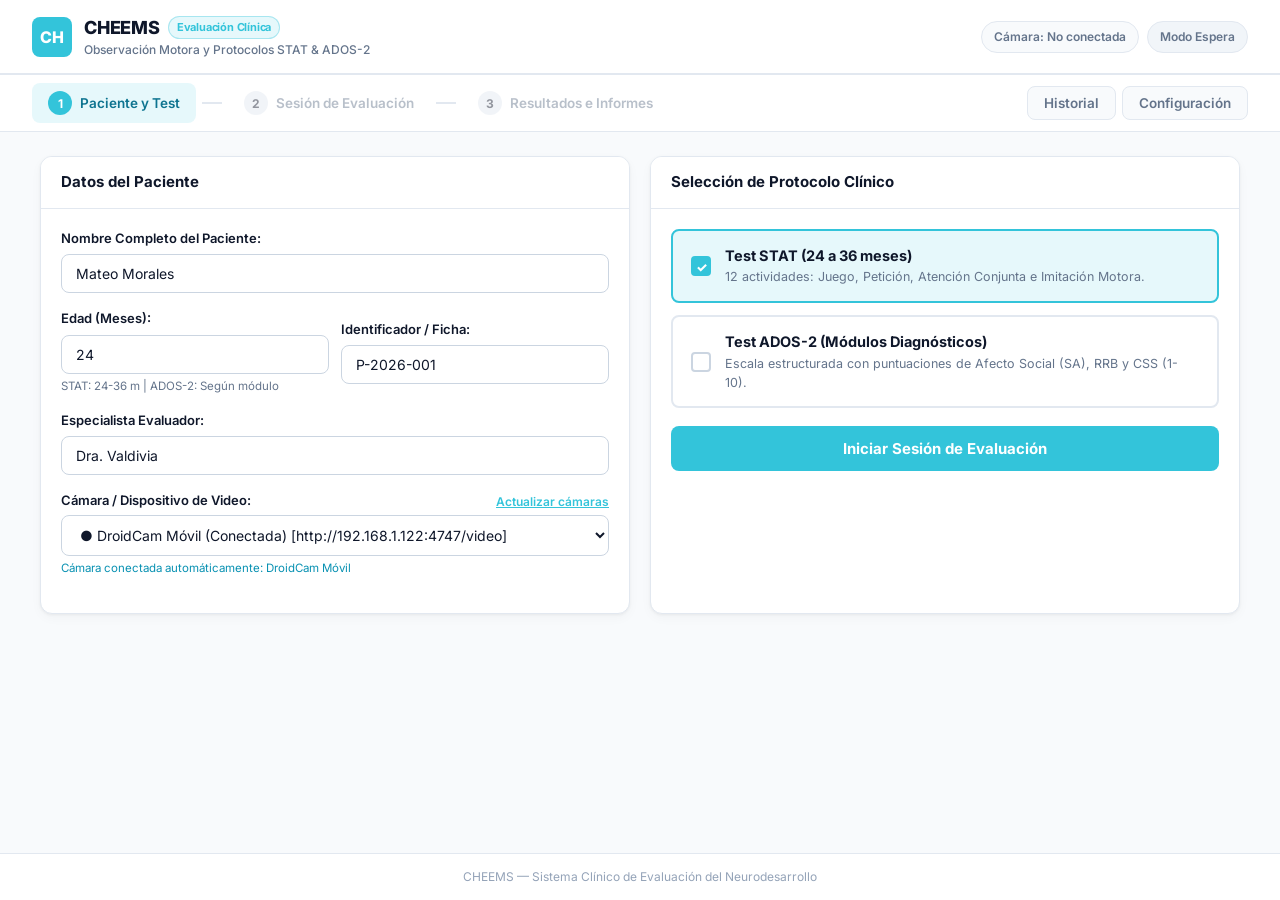
<file: cheems/frontend/index.html>
<!DOCTYPE html>
<html lang="es">
<head>
  <meta charset="UTF-8">
  <meta name="viewport" content="width=device-width, initial-scale=1.0">
  <title>CHEEMS — Sistema de Evaluación del Neurodesarrollo</title>
  <link rel="stylesheet" href="styles.css">
  <link rel="preconnect" href="https://fonts.googleapis.com">
  <link rel="preconnect" href="https://fonts.gstatic.com">
  <link href="https://fonts.googleapis.com/css2?family=Inter:wght@400;500;600;700;800&family=JetBrains+Mono:wght@500;700&display=swap" rel="stylesheet">
</head>
<body>

  <!-- Encabezado Limpio y Profesional -->
  <header class="app-header">
    <div class="brand">
      <div class="logo-box">CH</div>
      <div class="brand-text">
        <h1>CHEEMS <span>Evaluación Clínica</span></h1>
        <p class="subtitle">Observación Motora y Protocolos STAT & ADOS-2</p>
      </div>
    </div>
    
    <div class="header-badges">
      <span class="pill-badge pill-cam" id="cameraStatus">Cámara: No conectada</span>
      <span class="pill-badge pill-status" id="statusBadge">Modo Espera</span>
    </div>
  </header>

  <!-- Barra de Navegación: Pasos Clínicos (1, 2, 3) y Pestañas Directas (Historial, Configuración) -->
  <nav class="nav-bar">
    <div class="steps-group">
      <button class="nav-btn step-btn active" data-tab="tab-patient" id="btnTabPatient">
        <span class="step-num">1</span>
        <span class="btn-label">Paciente y Test</span>
      </button>
      <div class="step-line"></div>
      <button class="nav-btn step-btn disabled" data-tab="tab-live" id="btnTabLive">
        <span class="step-num">2</span>
        <span class="btn-label">Sesión de Evaluación</span>
      </button>
      <div class="step-line"></div>
      <button class="nav-btn step-btn disabled" data-tab="tab-results" id="btnTabResults">
        <span class="step-num">3</span>
        <span class="btn-label">Resultados e Informes</span>
      </button>
    </div>

    <div class="direct-tabs-group">
      <button class="nav-btn direct-btn" data-tab="tab-history" id="btnTabHistory">
        <span class="btn-label">Historial</span>
      </button>
      <button class="nav-btn direct-btn" data-tab="tab-settings" id="btnTabSettings">
        <span class="btn-label">Configuración</span>
      </button>
    </div>
  </nav>

  <main class="main-wrapper">

    <!-- ================= PASO 1: DATOS DEL PACIENTE & TEST ================= -->
    <section class="tab-content active" id="tab-patient">
      <div class="simple-grid">
        
        <!-- Tarjeta de Datos del Paciente -->
        <div class="clean-card">
          <div class="card-title-bar">
            <h3>Datos del Paciente</h3>
          </div>
          <div class="card-body">
            <form id="patientForm" onsubmit="event.preventDefault(); startNewSession();">
              <div class="input-box">
                <label for="patientName">Nombre Completo del Paciente:</label>
                <input type="text" id="patientName" class="clean-input" placeholder="Ej: Mateo Morales" value="Mateo Morales" required>
              </div>

              <div class="input-row">
                <div class="input-box half">
                  <label for="patientAge">Edad (Meses):</label>
                  <input type="number" id="patientAge" class="clean-input" min="12" max="180" value="24" required>
                  <span class="help-text">STAT: 24-36 m | ADOS-2: Según módulo</span>
                </div>
                <div class="input-box half">
                  <label for="patientId">Identificador / Ficha:</label>
                  <input type="text" id="patientId" class="clean-input" value="P-2026-001" placeholder="Ej: P-001" required>
                </div>
              </div>

              <div class="input-box">
                <label for="evaluatorName">Especialista Evaluador:</label>
                <input type="text" id="evaluatorName" class="clean-input" value="Dra. Valdivia" required>
              </div>

              <!-- Selector Inteligente de Cámara (Auto-conectado) -->
              <div class="input-box">
                <div style="display:flex; justify-content:space-between; align-items:center; margin-bottom:4px;">
                  <label for="cameraSelect" style="margin-bottom:0;">Cámara / Dispositivo de Video:</label>
                  <button type="button" class="btn-link" onclick="refreshAvailableCameras()">Actualizar cámaras</button>
                </div>
                <select id="cameraSelect" class="clean-select">
                  <option value="0">Detectando cámaras...</option>
                </select>
                <span class="help-text text-cyan" id="cameraAutoBadge">Buscando cámaras disponibles en la red...</span>
              </div>
            </form>
          </div>
        </div>

        <!-- Tarjeta de Selección de Protocolo -->
        <div class="clean-card">
          <div class="card-title-bar">
            <h3>Selección de Protocolo Clínico</h3>
          </div>
          <div class="card-body">
            <div class="test-cards">
              <!-- Opción STAT -->
              <div class="test-card-option selected" id="optStat" onclick="selectProtocol('stat')">
                <div class="check-box"></div>
                <div class="test-content">
                  <h4>Test STAT (24 a 36 meses)</h4>
                  <p>12 actividades: Juego, Petición, Atención Conjunta e Imitación Motora.</p>
                </div>
              </div>

              <!-- Opción ADOS-2 -->
              <div class="test-card-option" id="optAdos2" onclick="selectProtocol('ados2')">
                <div class="check-box"></div>
                <div class="test-content">
                  <h4>Test ADOS-2 (Módulos Diagnósticos)</h4>
                  <p>Escala estructurada con puntuaciones de Afecto Social (SA), RRB y CSS (1-10).</p>
                </div>
              </div>
            </div>

            <!-- Opciones específicas de ADOS-2 -->
            <div id="ados2Options" class="ados2-box" style="display:none;">
              <div class="input-box">
                <label for="adosModule">Módulo ADOS-2:</label>
                <select id="adosModule" class="clean-select" onchange="updateSubAlgorithms()">
                  <option value="Toddler">Módulo Toddler (12 a 30 meses)</option>
                  <option value="Módulo 1" selected>Módulo 1 (Pocas o ninguna palabra)</option>
                  <option value="Módulo 2">Módulo 2 (Usa frases con sentido)</option>
                  <option value="Módulo 3">Módulo 3 (Fluidez verbal infantil)</option>
                  <option value="Módulo 4">Módulo 4 (Adultos)</option>
                </select>
              </div>

              <div class="input-box">
                <label for="adosSubAlgo">Sub-algoritmo por Nivel de Lenguaje:</label>
                <select id="adosSubAlgo" class="clean-select">
                  <option value="m1_few_no_words">Pocas o Ninguna Palabra</option>
                  <option value="m1_some_words" selected>Algunas Palabras</option>
                </select>
              </div>
            </div>

            <!-- Botón de Inicio -->
            <div class="start-btn-container">
              <button class="primary-btn" id="btnStartSession" onclick="startNewSession()">
                Iniciar Sesión de Evaluación
              </button>
            </div>

          </div>
        </div>

      </div>
    </section>

    <!-- ================= PASO 2: SESIÓN EN VIVO ================= -->
    <section class="tab-content" id="tab-live">
      <div class="live-layout">
        
        <!-- Cuadro de Video -->
        <div class="clean-card camera-card">
          <div class="camera-top-bar">
            <span class="live-pill" id="liveCameraState">
              <span class="status-indicator" id="statusDot"></span>
              <span id="liveStateText">Conectando a la cámara...</span>
            </span>
            <span class="activity-pill" id="activeItemBadge">[P-1] Juego con Objetos</span>
            <span class="timer-pill" id="sessionTimer">00:00</span>
          </div>

          <div class="camera-screen">
            <canvas id="videoCanvas" width="640" height="480"></canvas>
            <div class="camera-placeholder-msg" id="videoOverlay">
              <p id="overlayMainText">Esperando señal de video...</p>
              <small id="overlaySubText">Verifique la IP configurada o conecte la cámara</small>
            </div>
          </div>

            <!-- Controles de Grabación -->
            <div id="recordingControls" style="display:flex; gap:8px; margin-top:10px; align-items:center;">
              <span id="recStatusLabel" style="font-size:11px; color:var(--color-text-dim);">⏺ Grabando</span>
              <button class="rec-ctrl-btn" id="btnPauseRec" onclick="pauseRecording()" title="Pausar grabación">⏸</button>
              <button class="rec-ctrl-btn" id="btnResumeRec" onclick="resumeRecording()" title="Reanudar grabación" style="display:none;">⏺</button>
              <button class="rec-ctrl-btn" id="btnCutRec" onclick="cutRecording()" title="Cortar segmento">✂</button>
            </div>

            <!-- Botones de Acción para el Especialista -->
          <div class="actions-grid" style="grid-template-columns: 2fr 1fr;">
            <button class="action-btn btn-next" id="btnNext" onclick="requestItemReview()" style="height: 60px;">
              <span class="btn-title" id="btnNextTitle">Finalizar Actividad (1/12)</span>
              <span class="btn-key">F9 o Enter</span>
            </button>

            <button class="action-btn btn-cancel" id="btnCancel" onclick="cancelSession()">
              <span class="btn-title">Cancelar Sesión</span>
              <span class="btn-key">Esc</span>
            </button>
          </div>
        </div>

        <!-- Instrucciones y Métricas -->
        <div class="clean-card activity-guide-card">
          <div class="card-title-bar">
            <h3>Guía de la Actividad</h3>
          </div>
          <div class="card-body">
            <div class="guide-box">
              <span class="domain-tag" id="itemDomain">Juego</span>
              <h4 class="guide-title" id="itemName">P-1: Juego con Objetos</h4>
              <p class="guide-instruction" id="itemDesc">
                Observar interacción espontánea y respuesta al modelo lúdico presentado por el evaluador.
              </p>
            </div>

            <!-- Métricas Asistidas MediaPipe -->
            <div class="ai-observations">
              <h4>Métricas de Seguimiento MediaPipe:</h4>
              <div class="obs-item">
                <span>Contacto Visual Estimado:</span>
                <span class="obs-val" id="mGaze">--</span>
              </div>
              <div class="obs-bar"><div class="obs-fill" id="mGazeBar" style="width:0%;"></div></div>

              <div class="obs-item">
                <span>Gesto de Señalamiento:</span>
                <span class="obs-val text-cyan" id="mPointing">Buscando...</span>
              </div>
              <div class="obs-item">
                <span>Movimientos Atípicos:</span>
                <span class="obs-val" id="mAtypical">Ninguno</span>
              </div>
            </div>

            <!-- Sugerencia Autónoma de IA (ESTIMADA) -->
            <div class="ai-suggestion-box" id="aiSuggestionBox" style="margin-top:16px; padding:12px; background:var(--color-surface-hover); border-left:4px solid var(--color-cyan); border-radius:4px;">
              <h4 style="margin-bottom:8px; font-size:13px; color:var(--color-text-dim);">Sugerencia Estimada IA:</h4>
              <div style="display:flex; align-items:center; gap:12px; margin-bottom:8px;">
                <span class="pill-badge" id="aiVerdictTag" style="font-size:14px; opacity:0.75;">Capturando datos...</span>
                <span id="aiConfidenceText" style="font-size:12px; color:var(--color-text-dim);"></span>
              </div>
              <p class="ai-reasoning" id="aiReasoningText" style="font-size:13px; font-weight:400; opacity:0.8;">Esperando al menos 30 frames...</p>
            </div>

            <div class="notes-box" style="margin-top:16px;">
              <label for="itemNotes">Anotaciones del Especialista (Opcional):</label>
              <textarea id="itemNotes" class="clean-textarea" rows="2" placeholder="Observaciones in-situ para el informe..."></textarea>
            </div>
          </div>
        </div>

      </div>
    </section>

    <!-- ======= MODAL: Revisión Final del Ítem ======= -->
    <div id="modalItemReview" class="modal-overlay" style="display:none;">
      <div class="modal-box" style="max-width:640px;">
        <h3 class="modal-title" id="reviewModalTitle">Revisión de Actividad</h3>
        <div id="reviewAiVerdict" style="margin:16px 0; padding:14px; border-radius:6px; background:var(--color-surface-hover);">
          <div style="display:flex; align-items:center; gap:14px; margin-bottom:10px;">
            <span class="pill-badge" id="reviewVerdictTag" style="font-size:16px;">Calculando...</span>
            <span id="reviewConfidence" style="font-size:13px; color:var(--color-text-dim);"></span>
          </div>
          <p id="reviewReasoning" style="font-size:14px; margin-bottom:12px;"></p>
          <div id="reviewMetrics" style="font-size:12px; color:var(--color-text-dim); display:grid; grid-template-columns:1fr 1fr; gap:6px;"></div>
        </div>
        <div style="display:flex; gap:14px; margin:18px 0;">
          <button class="action-btn btn-fail" id="reviewBtnFail" onclick="confirmReview(false)" style="flex:1;">FAIL / No Logrado</button>
          <button class="action-btn btn-pass" id="reviewBtnPass" onclick="confirmReview(true)" style="flex:1;">PASS / Logrado</button>
        </div>
        <div class="notes-box">
          <label for="reviewNotes">Anotación del Especialista:</label>
          <textarea id="reviewNotes" class="clean-textarea" rows="3" placeholder="Observaciones finales, justificación del veredicto o discrepancias con la IA..."></textarea>
        </div>
        <div style="display:flex; justify-content:space-between; margin-top:14px;">
          <button class="action-btn btn-cancel" onclick="cancelReview()" style="max-width:180px; height:45px; font-size:13px;">Retomar Grabación</button>
          <button class="btn-primary-action" id="reviewBtnConfirm" onclick="submitReview()" disabled>Guardar y Avanzar →</button>
        </div>
      </div>
    </div>

    <!-- ======= MODAL: Reproductor Pre-Informe ======= -->
    <div id="modalReplay" class="modal-overlay" style="display:none;">
      <div class="modal-box" style="max-width:900px;">
        <h3 class="modal-title">Revisión de Sesión Completa</h3>
        <p style="font-size:13px; color:var(--color-text-dim); margin-bottom:16px;">Revise la grabación antes de generar el informe final. Puede ajustar anotaciones en la tabla inferior.</p>
        <video id="sessionReplayVideo" controls style="width:100%; border-radius:6px; background:#000; max-height:360px;">
          <source id="replaySource" src="" type="video/mp4">
          Su navegador no soporta el reproductor de video.
        </video>
        <div style="margin-top:20px; display:flex; gap:12px; justify-content:flex-end;">
          <button class="action-btn btn-cancel" onclick="document.getElementById('modalReplay').style.display='none';">Cerrar</button>
          <button class="btn-primary-action" onclick="generateReport('pdf')">Confirmar y Generar Informe PDF</button>
        </div>
      </div>
    </div>

    <!-- ================= PASO 3: RESULTADOS E INFORMES ================= -->
    <section class="tab-content" id="tab-results">
      <div class="results-layout">
        
        <!-- Tarjeta de Resultado Global -->
        <div class="clean-card result-header-card" id="riskBanner">
          <div class="result-text-area">
            <span class="result-tag" id="riskBadge">EVALUACIÓN FINALIZADA</span>
            <h2 id="riskTitle">Resultado: Riesgo Bajo de TEA</h2>
            <p id="riskExplanation">El paciente superó los puntos de corte en los dominios evaluados.</p>
          </div>
          
          <div class="css-box" id="cssScoreBox" style="display:none;">
            <div class="css-num" id="cssNumber">2</div>
            <div class="css-text">Severidad Calibrada (CSS 1-10)</div>
          </div>
        </div>

        <div class="simple-grid">
          <!-- Desglose por Dominios -->
          <div class="clean-card">
            <div class="card-title-bar">
              <h3>Desglose por Dominios Clínicos (Reporte Validado)</h3>
            </div>
            <div class="card-body" id="domainsBreakdown">
              <!-- Renderizado dinámico -->
            </div>
          </div>

          <!-- Opciones de Descarga y Exportación -->
          <div class="clean-card">
            <div class="card-title-bar">
              <h3>Exportación de Informes</h3>
            </div>
            <div class="card-body">
              <p class="export-intro">Seleccione el formato para guardar o imprimir el informe clínico:</p>
              
              <div class="anon-check">
                <input type="checkbox" id="chkAnonymize" checked>
                <label for="chkAnonymize">Anonimizar datos personales en el informe (Investigación / PII)</label>
              </div>

              <div class="download-buttons">
                <button class="btn-export btn-export-pdf" onclick="exportReport('pdf')">
                  Descargar Informe en PDF Oficial
                </button>
                <button class="btn-export btn-export-html" onclick="exportReport('html')">
                  Abrir Informe HTML para Impresión
                </button>
                <button class="btn-export btn-export-json" onclick="exportReport('json')">
                  Exportar Resumen Estructurado (JSON)
                </button>
              </div>
            </div>
          </div>
        </div>

        <!-- Tabla de Actividades y Concordancia (Doble Reporte) -->
        <div class="clean-card">
          <div class="card-title-bar">
            <h3>Doble Reporte: Concordancia Clínica vs IA</h3>
          </div>
          <div class="card-body">
            <table class="clean-table" id="itemsTable">
              <thead>
                <tr>
                  <th>Código</th>
                  <th>Actividad</th>
                  <th>Dominio</th>
                  <th>Validado (Clínico)</th>
                  <th>IA (Algorítmico)</th>
                  <th>Notas Clínicas</th>
                </tr>
              </thead>
              <tbody id="itemsTableBody">
                <!-- Renderizado dinámico -->
              </tbody>
            </table>
          </div>
        </div>

      </div>
    </section>

    <!-- ================= PESTAÑA: HISTORIAL ================= -->
    <section class="tab-content" id="tab-history">
      <div class="clean-card">
        <div class="card-title-bar">
          <h3>Historial de Sesiones Registradas</h3>
        </div>
        <div class="card-body">
          <table class="clean-table" id="historyTable">
            <thead>
              <tr>
                <th>ID Sesión</th>
                <th>Fecha UTC</th>
                <th>Tipo de Test</th>
                <th>Origen</th>
                <th>Estado</th>
              </tr>
            </thead>
            <tbody id="historyTableBody">
              <tr><td colspan="5" style="text-align:center;">Cargando sesiones registradas...</td></tr>
            </tbody>
          </table>
        </div>
      </div>
    </section>

    <!-- ================= PESTAÑA: CONFIGURACIÓN ================= -->
    <section class="tab-content" id="tab-settings">
      
      <!-- Gestión de Cámaras IP / Red -->
      <div class="clean-card">
        <div class="card-title-bar" style="display:flex; justify-content:space-between; align-items:center;">
          <h3>Cámaras y Flujos de Red Configurados</h3>
          <button type="button" class="btn-secondary" onclick="scanAllCamerasUI()">
            Escanear Cámaras en Red
          </button>
        </div>
        <div class="card-body">
          <p class="help-text" style="margin-bottom:14px;">
            El sistema probará automáticamente estas cámaras y se conectará con la primera que responda.
          </p>

          <table class="clean-table" id="camerasListTable" style="margin-bottom:16px;">
            <thead>
              <tr>
                <th>Nombre del Dispositivo</th>
                <th>IP / URL de Video</th>
                <th>Estado de Conexión</th>
                <th>Acción</th>
              </tr>
            </thead>
            <tbody id="camerasListBody">
              <!-- Llenado dinámico -->
            </tbody>
          </table>

          <!-- Formulario Agregar Nueva Cámara -->
          <div class="add-cam-box">
            <h4 style="font-size:14px; margin-bottom:10px;">Agregar Nueva Cámara o IP:</h4>
            <div class="input-row">
              <input type="text" id="newCamName" class="clean-input" placeholder="Nombre ej: DroidCam Sala 1" style="flex:1;">
              <input type="text" id="newCamUrl" class="clean-input" placeholder="URL ej: http://192.168.1.122:4747/video" style="flex:2;">
              <button type="button" class="primary-btn" onclick="addNewCameraUI()" style="flex:1; width:auto;">
                Agregar Cámara
              </button>
            </div>
          </div>
        </div>
      </div>

      <!-- Carpetas de Almacenamiento -->
      <div class="clean-card">
        <div class="card-title-bar">
          <h3>Carpetas de Almacenamiento</h3>
        </div>
        <div class="card-body">
          <form id="settingsForm" onsubmit="event.preventDefault(); saveSystemSettings();">
            
            <div class="input-box">
              <label for="cfgRecordingsDir">Carpeta para Grabaciones de Video:</label>
              <div class="input-row">
                <input type="text" id="cfgRecordingsDir" class="clean-input" value="data/recordings" style="flex:3;">
                <button type="button" class="btn-secondary" onclick="browseFolder('cfgRecordingsDir')" style="flex:1;">
                  Examinar...
                </button>
              </div>
            </div>

            <div class="input-box">
              <label for="cfgProvisionalDir">Carpeta para Informes Preliminares / Propuestos:</label>
              <div class="input-row">
                <input type="text" id="cfgProvisionalDir" class="clean-input" value="data/reports/provisional" style="flex:3;">
                <button type="button" class="btn-secondary" onclick="browseFolder('cfgProvisionalDir')" style="flex:1;">
                  Examinar...
                </button>
              </div>
            </div>

            <div class="input-box">
              <label for="cfgFinalDir">Carpeta para Informes Finales Validados:</label>
              <div class="input-row">
                <input type="text" id="cfgFinalDir" class="clean-input" value="data/reports/final" style="flex:3;">
                <button type="button" class="btn-secondary" onclick="browseFolder('cfgFinalDir')" style="flex:1;">
                  Examinar...
                </button>
              </div>
            </div>

            <div class="settings-actions">
              <button type="submit" class="primary-btn" style="max-width:240px;">
                Guardar Rutas
              </button>
            </div>
          </form>
        </div>
      </div>
    </section>

  </main>

  <footer class="app-footer">
    <p>CHEEMS — Sistema Clínico de Evaluación del Neurodesarrollo</p>
  </footer>

  <script src="app.js"></script>
</body>
</html>
</file>
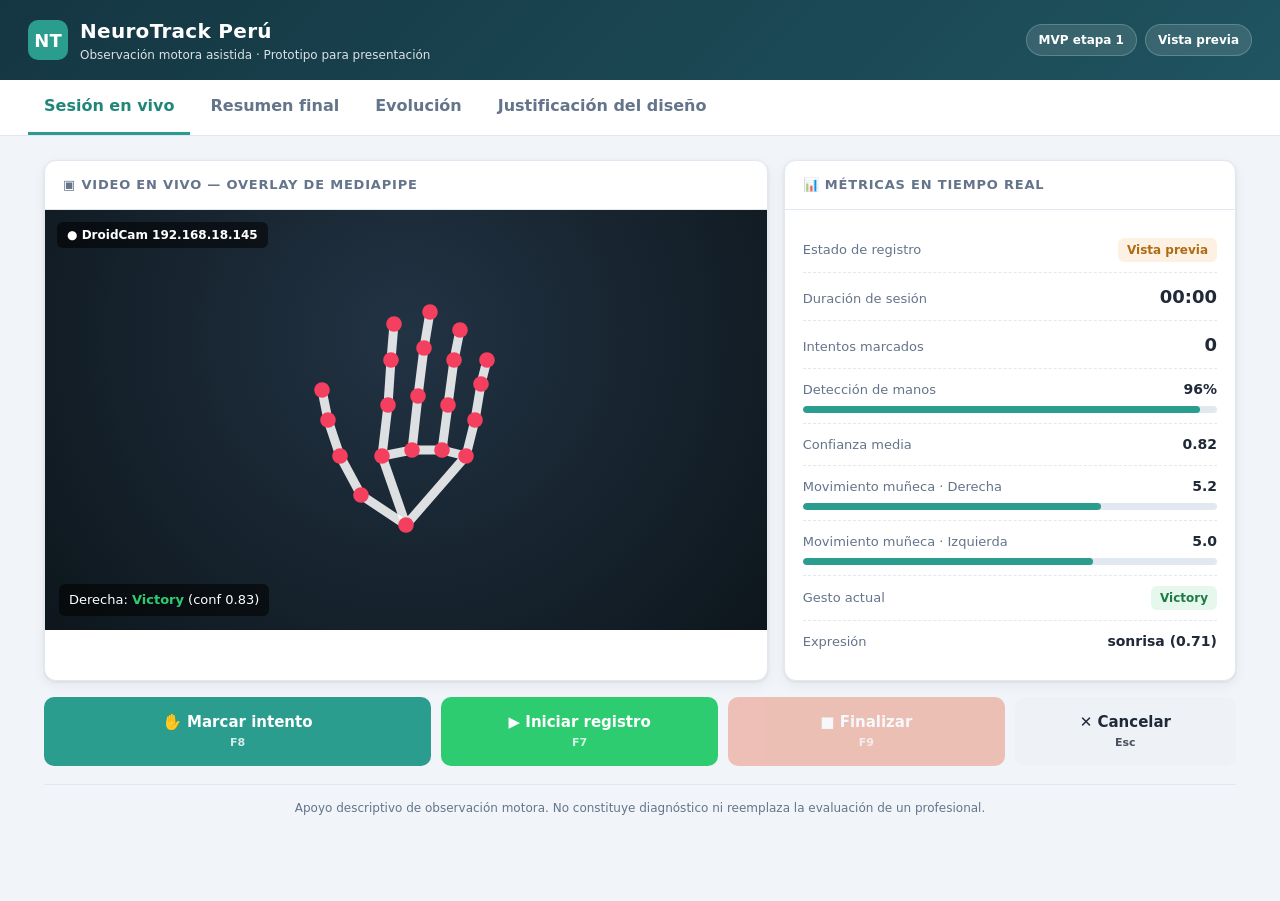
<file: ui_mockup.html>
<!DOCTYPE html>
<html lang="es">
<head>
<meta charset="UTF-8">
<meta name="viewport" content="width=device-width, initial-scale=1.0">
<title>NeuroTrack Perú — Prototipo de interfaz para terapeutas</title>
<style>
  :root {
    --teal: #2a9d8f;
    --teal-dark: #21867a;
    --ink: #1f2937;
    --muted: #64748b;
    --bg: #f1f5f9;
    --card: #ffffff;
    --line: #e2e8f0;
    --danger: #e76f51;
    --warn: #f4a261;
    --green: #2ecc71;
    --radius: 12px;
    --shadow: 0 1px 3px rgba(15,23,42,.08), 0 4px 14px rgba(15,23,42,.06);
  }
  * { box-sizing: border-box; margin: 0; padding: 0; }
  body {
    font-family: system-ui, -apple-system, "Segoe UI", Roboto, sans-serif;
    background: var(--bg); color: var(--ink); line-height: 1.5;
  }
  header.app {
    background: linear-gradient(135deg, #143642, #1f5460);
    color: #fff; padding: 16px 28px;
    display: flex; align-items: center; justify-content: space-between;
    gap: 16px; flex-wrap: wrap;
  }
  header.app .brand { display: flex; align-items: center; gap: 12px; }
  header.app .logo {
    width: 40px; height: 40px; border-radius: 10px;
    background: var(--teal); display: grid; place-items: center; font-weight: 800; font-size: 18px;
  }
  header.app h1 { font-size: 20px; font-weight: 700; letter-spacing: .3px; }
  header.app .sub { font-size: 12px; opacity: .85; }
  header.app .chips { display: flex; gap: 8px; }
  .chip {
    padding: 6px 12px; border-radius: 999px; font-size: 12px; font-weight: 600;
    background: rgba(255,255,255,.12); border: 1px solid rgba(255,255,255,.2);
  }
  .chip.live { background: var(--danger); border-color: var(--danger); }
  nav.tabs {
    background: var(--card); border-bottom: 1px solid var(--line);
    display: flex; gap: 4px; padding: 0 28px; position: sticky; top: 0; z-index: 10;
  }
  nav.tabs button {
    border: none; background: none; cursor: pointer; font: inherit; font-weight: 600;
    color: var(--muted); padding: 14px 16px; border-bottom: 3px solid transparent;
  }
  nav.tabs button.active { color: var(--teal-dark); border-bottom-color: var(--teal); }
  main { max-width: 1240px; margin: 24px auto; padding: 0 24px 60px; }
  .view { display: none; }
  .view.active { display: block; animation: fade .25s ease; }
  @keyframes fade { from { opacity: 0; transform: translateY(4px); } to { opacity: 1; transform: none; } }

  .grid { display: grid; gap: 16px; }
  .grid.main { grid-template-columns: 1.6fr 1fr; }
  .grid.two { grid-template-columns: 1fr 1fr; }
  .grid.three { grid-template-columns: repeat(3, 1fr); }
  @media (max-width: 900px) { .grid.main, .grid.two, .grid.three { grid-template-columns: 1fr; } }

  .card { background: var(--card); border: 1px solid var(--line); border-radius: var(--radius); box-shadow: var(--shadow); overflow: hidden; }
  .card h3 {
    font-size: 13px; text-transform: uppercase; letter-spacing: .8px; color: var(--muted);
    padding: 14px 18px; border-bottom: 1px solid var(--line); display: flex; align-items: center; gap: 8px;
  }
  .card .body { padding: 18px; }

  /* Video simulado */
  .video {
    background: radial-gradient(circle at 50% 30%, #234, #0d161c);
    min-height: 420px; display: grid; place-items: center; position: relative; color: #fff;
  }
  .video .badge {
    position: absolute; top: 12px; left: 12px; display: flex; gap: 8px;
  }
  .video .badge span { padding: 4px 10px; border-radius: 6px; font-size: 12px; font-weight: 600; background: rgba(0,0,0,.55); }
  .video .badge span.rec { background: var(--danger); animation: blink 1.1s infinite; }
  @keyframes blink { 50% { opacity: .45; } }
  .video .hand-label { position: absolute; bottom: 14px; left: 14px; font-size: 13px; background: rgba(0,0,0,.55); padding: 6px 10px; border-radius: 6px; }
  .hand-label b { color: var(--green); }
  svg.hand { width: 300px; height: 300px; }
  svg.hand .joint { fill: #f43f5e; }
  svg.hand .bone { stroke: rgba(255,255,255,.85); stroke-width: 3; stroke-linecap: round; }

  /* Métricas en vivo */
  .metric { padding: 10px 0; border-bottom: 1px dashed var(--line); }
  .metric:last-child { border-bottom: none; }
  .metric .row { display: flex; justify-content: space-between; align-items: baseline; }
  .metric .label { font-size: 13px; color: var(--muted); }
  .metric .value { font-size: 18px; font-weight: 700; }
  .metric .value.small { font-size: 14px; }
  .bar { height: 7px; border-radius: 4px; background: var(--line); margin-top: 6px; overflow: hidden; }
  .bar > div { height: 100%; background: var(--teal); border-radius: 4px; transition: width .5s ease; }
  .bar.warn > div { background: var(--warn); }
  .tag { display: inline-block; padding: 3px 9px; border-radius: 6px; font-size: 12px; font-weight: 600; }
  .tag.green { background: #e6f7ee; color: #1e7b45; }
  .tag.red { background: #fdece8; color: var(--danger); }
  .tag.teal { background: #e0f2f0; color: var(--teal-dark); }
  .tag.amber { background: #fdf1e3; color: #b06a12; }

  /* Alertas */
  .alert { display: flex; gap: 10px; align-items: flex-start; padding: 10px 14px; border-radius: 8px; font-size: 13px; margin-top: 12px; }
  .alert.info { background: #e0f2f0; color: #14635a; }
  .alert.warn { background: #fdf1e3; color: #8a5207; }
  .alert.error { background: #fdece8; color: #9c3d26; }
  .alert b { text-transform: uppercase; font-size: 11px; letter-spacing: .5px; }

  /* Botones */
  .actions { display: grid; grid-template-columns: 1.4fr 1fr 1fr .8fr; gap: 10px; margin-top: 16px; }
  button.btn {
    border: none; cursor: pointer; font: inherit; font-weight: 700; font-size: 15px;
    padding: 14px 16px; border-radius: 10px; transition: transform .05s ease, filter .15s ease;
    display: flex; flex-direction: column; align-items: center; gap: 2px;
  }
  button.btn:hover { filter: brightness(1.06); }
  button.btn:active { transform: scale(.98); }
  button.btn .key { font-size: 11px; font-weight: 600; opacity: .8; }
  .btn.primary { background: var(--teal); color: #fff; }
  .btn.start { background: var(--green); color: #fff; }
  .btn.finish { background: var(--danger); color: #fff; }
  .btn.ghost { background: #eef2f7; color: var(--ink); }
  .btn.export { background: #0b3d63; color: #fff; }
  @media (max-width: 700px) { .actions { grid-template-columns: 1fr 1fr; } }

  .disclaimer {
    margin-top: 18px; font-size: 12px; color: var(--muted); text-align: center;
    border-top: 1px solid var(--line); padding-top: 14px;
  }

  /* Resumen */
  .kpi { text-align: center; padding: 16px; }
  .kpi .n { font-size: 28px; font-weight: 800; }
  .kpi .l { font-size: 12px; color: var(--muted); text-transform: uppercase; letter-spacing: .6px; }
  svg.chart { width: 100%; height: auto; display: block; }
  .legend { font-size: 12px; color: var(--muted); display: flex; gap: 14px; flex-wrap: wrap; padding: 10px 18px; }
  .legend i { display: inline-block; width: 10px; height: 10px; border-radius: 3px; margin-right: 5px; }

  /* Diseño / justificación */
  .doc h2 { font-size: 20px; margin: 26px 0 6px; }
  .doc h2:first-child { margin-top: 0; }
  .doc p.lead { color: var(--muted); margin-bottom: 14px; }
  .doc table { width: 100%; border-collapse: collapse; font-size: 13.5px; margin: 10px 0 20px; }
  .doc th { text-align: left; background: #0f2c38; color: #fff; padding: 8px 10px; font-weight: 600; font-size: 12px; text-transform: uppercase; letter-spacing: .4px; }
  .doc td { padding: 8px 10px; border-bottom: 1px solid var(--line); vertical-align: top; }
  .doc tr:nth-child(even) td { background: #f8fafc; }
  .doc ul { padding-left: 20px; margin: 6px 0 12px; }
  .doc li { margin: 4px 0; }
  .badge-lvl { display: inline-block; padding: 2px 8px; border-radius: 999px; font-size: 11px; font-weight: 700; white-space: nowrap; }
  .l-muy { background: #d1f5e2; color: #14532d; }
  .l-rob { background: #cfe8fb; color: #1e40af; }
  .l-exp { background: #fdf1e3; color: #92400e; }
  .l-no { background: #fdece8; color: #991b1b; }
  .note { background: #eef2ff; border-left: 3px solid #6366f1; padding: 10px 14px; border-radius: 0 8px 8px 0; font-size: 13px; margin: 12px 0; }
  .warn-note { background: #fdf1e3; border-left: 3px solid var(--warn); padding: 10px 14px; border-radius: 0 8px 8px 0; font-size: 13px; margin: 12px 0; }
  footer.doc { margin-top: 30px; text-align: center; color: var(--muted); font-size: 12px; }
</style>
</head>
<body>

<header class="app">
  <div class="brand">
    <div class="logo">NT</div>
    <div>
      <h1>NeuroTrack Perú</h1>
      <div class="sub">Observación motora asistida · Prototipo para presentación</div>
    </div>
  </div>
  <div class="chips">
    <span class="chip">MVP etapa 1</span>
    <span class="chip" id="headStatus">Vista previa</span>
  </div>
</header>

<nav class="tabs">
  <button class="active" data-view="live">Sesión en vivo</button>
  <button data-view="resumen">Resumen final</button>
  <button data-view="evolucion">Evolución</button>
  <button data-view="diseño">Justificación del diseño</button>
</nav>

<main>

<!-- ================= VISTA EN VIVO ================= -->
<section class="view active" id="view-live">
  <div class="grid main">
    <div class="card">
      <h3>▣ Video en vivo — overlay de MediaPipe</h3>
      <div class="video">
        <div class="badge">
          <span class="rec" id="recDot" style="display:none">● REC</span>
          <span id="camLabel">● DroidCam 192.168.18.145</span>
        </div>
        <svg class="hand" viewBox="0 0 100 100">
          <g id="handBones"></g>
          <g id="handJoints"></g>
        </svg>
        <div class="hand-label" id="handLabel">Derecha: <b>Victory</b> (conf 0.83)</div>
      </div>
      <div id="alertsBox"></div>
    </div>

    <div class="card">
      <h3>📊 Métricas en tiempo real</h3>
      <div class="body">
        <div class="metric">
          <div class="row"><span class="label">Estado de registro</span><span class="tag amber" id="regTag">Vista previa</span></div>
        </div>
        <div class="metric">
          <div class="row"><span class="label">Duración de sesión</span><span class="value" id="timer">00:00</span></div>
        </div>
        <div class="metric">
          <div class="row"><span class="label">Intentos marcados</span><span class="value" id="attempts">0</span></div>
        </div>
        <div class="metric">
          <div class="row"><span class="label">Detección de manos</span><span class="value small" id="detectVal">96%</span></div>
          <div class="bar" id="detectBar"><div style="width:96%"></div></div>
        </div>
        <div class="metric">
          <div class="row"><span class="label">Confianza media</span><span class="value small" id="confVal">0.82</span></div>
        </div>
        <div class="metric">
          <div class="row"><span class="label">Movimiento muñeca · Derecha</span><span class="value small" id="mvRight">5.2</span></div>
          <div class="bar"><div style="width:72%"></div></div>
        </div>
        <div class="metric">
          <div class="row"><span class="label">Movimiento muñeca · Izquierda</span><span class="value small" id="mvLeft">5.0</span></div>
          <div class="bar"><div style="width:70%"></div></div>
        </div>
        <div class="metric">
          <div class="row"><span class="label">Gesto actual</span><span class="tag green" id="gestTag">Victory</span></div>
        </div>
        <div class="metric">
          <div class="row"><span class="label">Expresión</span><span class="value small">sonrisa (0.71)</span></div>
        </div>
      </div>
    </div>
  </div>

  <div class="actions">
    <button class="btn primary" id="btnAttempt">✋ Marcar intento<span class="key">F8</span></button>
    <button class="btn start" id="btnStart">▶ Iniciar registro<span class="key">F7</span></button>
    <button class="btn finish" id="btnFinish" disabled style="opacity:.4">■ Finalizar<span class="key">F9</span></button>
    <button class="btn ghost" id="btnCancel">✕ Cancelar<span class="key">Esc</span></button>
  </div>
  <div class="disclaimer">Apoyo descriptivo de observación motora. No constituye diagnóstico ni reemplaza la evaluación de un profesional.</div>
</section>

<!-- ================= RESUMEN ================= -->
<section class="view" id="view-resumen">
  <div class="card" style="margin-bottom:16px">
    <h3>✔ Sesión finalizada — resumen descriptivo</h3>
    <div class="body">
      <div class="grid three">
        <div class="kpi"><div class="n" id="rDur">00:38</div><div class="l">Duración</div></div>
        <div class="kpi"><div class="n">2,156</div><div class="l">Frames procesados</div></div>
        <div class="kpi"><div class="n" style="color:var(--teal-dark)">71.5%</div><div class="l">Detección de manos</div></div>
      </div>
      <div class="grid three">
        <div class="kpi"><div class="n" id="rAttempts">6</div><div class="l">Intentos marcados</div></div>
        <div class="kpi"><div class="n">1.00</div><div class="l">Índice de simetría*</div></div>
        <div class="kpi"><div class="n">0.82</div><div class="l">Confianza media</div></div>
      </div>
      <p style="font-size:12px;color:var(--muted);margin-top:10px">* Relación movimiento muñeca lado menor / mayor. Indicador descriptivo de actividad bilateral, no clínico.</p>
    </div>
  </div>

  <div class="grid two">
    <div class="card">
      <h3>📈 Frecuencia de gestos detectados</h3>
      <svg class="chart" viewBox="0 0 400 210" preserveAspectRatio="xMidYMid meet">
        <g font-size="10" fill="#64748b">
          <text x="70" y="200">Closed_Fist</text>
          <text x="145" y="200">Open_Palm</text>
          <text x="222" y="200">Victory</text>
          <text x="299" y="200">Point_Up</text>
          <text x="376" y="200">Thumb_Up</text>
        </g>
        <rect x="52"  y="90"  width="38" height="96"  fill="#2a9d8f"/>
        <rect x="127" y="45" width="38" height="141" fill="#2a9d8f"/>
        <rect x="202" y="70" width="38" height="116" fill="#264653"/>
        <rect x="277" y="185" width="38" height="5"   fill="#f4a261"/>
        <rect x="352" y="185" width="38" height="5"   fill="#f4a261"/>
        <g font-size="11" font-weight="bold" fill="#1f2937">
          <text x="60" y="82">259</text><text x="135" y="37">390</text><text x="210" y="62">179</text>
        </g>
        <line x1="10" y1="186" x2="390" y2="186" stroke="#cbd5e1"/>
      </svg>
      <div class="legend">
        <span><i style="background:#2a9d8f"></i>Clasificados (33% de observaciones)</span>
        <span><i style="background:#264653"></i>Victory</span>
        <span><i style="background:#f4a261"></i>Mínimo (2-3 obs)</span>
      </div>
      <div class="warn-note"><b>Lectura honesta:</b> el 66% de las observaciones se guardaron como <code>None</code> (gesto no reconocido). Este gráfico describe solo lo clasificado; no debe leerse como "el niño no hizo gestos".</div>
    </div>

    <div class="card">
      <h3>🖐 Trayectoria de muñeca por lateralidad</h3>
      <svg class="chart" viewBox="0 0 400 210" preserveAspectRatio="xMidYMid meet">
        <line x1="200" y1="10" x2="200" y2="190" stroke="#e2e8f0" stroke-dasharray="4 4"/>
        <path d="M40 60 L60 55 L80 62 L100 48 L120 52 L140 40 L160 45 L180 34" stroke="#2a9d8f" stroke-width="3" fill="none" stroke-linecap="round"/>
        <path d="M220 150 L240 138 L260 142 L280 120 L300 126 L320 108 L340 112 L360 90" stroke="#e76f51" stroke-width="3" fill="none" stroke-linecap="round"/>
        <g font-size="12" font-weight="bold">
          <text x="30" y="40" fill="#2a9d8f">Derecha</text>
          <text x="300" y="90" fill="#e76f51">Izquierda</text>
        </g>
        <g font-size="11" fill="#64748b">
          <text x="205" y="200" text-anchor="middle">Izquierda ←─────────→ Derecha (x normalizado)</text>
        </g>
      </svg>
      <div class="legend">
        <span><i style="background:#2a9d8f"></i>Distancia der 239.8</span>
        <span><i style="background:#e76f51"></i>Distancia izq 10.0</span>
      </div>
      <div class="warn-note"><b>Revisar antes de interpretar:</b> asimetría extrema puede reflejar clasificación de lateralidad inestable (limitar): el modelo alternó izquierda/derecha en ráfagas cortas.</div>
    </div>
  </div>

  <div class="grid two" style="margin-top:16px">
    <div class="card">
      <h3>🕑 Línea de tiempo — intentos marcados por el terapeuta</h3>
      <svg class="chart" viewBox="0 0 400 210" preserveAspectRatio="xMidYMid meet">
        <line x1="30" y1="150" x2="380" y2="150" stroke="#cbd5e1"/>
        <g stroke="#e76f51" stroke-width="2" stroke-dasharray="5 4">
          <line x1="90" y1="20" x2="90" y2="180"/>
          <line x1="160" y1="20" x2="160" y2="180"/>
          <line x1="230" y1="20" x2="230" y2="180"/>
          <line x1="300" y1="20" x2="300" y2="180"/>
        </g>
        <g fill="#2a9d8f">
          <circle cx="60"  cy="150" r="5"/><circle cx="80"  cy="140" r="5"/><circle cx="120" cy="150" r="5"/>
          <circle cx="200" cy="145" r="5"/><circle cx="250" cy="150" r="5"/><circle cx="330" cy="148" r="5"/>
          <circle cx="350" cy="140" r="5"/>
        </g>
        <g fill="#e76f51"><circle cx="230" cy="150" r="6"/></g>
        <g font-size="10" fill="#64748b">
          <text x="55" y="175">0s</text><text x="230" y="190" text-anchor="middle">Tiempo desde inicio</text><text x="365" y="175">38s</text>
        </g>
        <text x="240" y="40" font-size="11" fill="#e76f51" text-anchor="middle">Intento marcado</text>
      </svg>
      <div class="legend">
        <span><i style="background:#2a9d8f;border-radius:50%"></i>Mano detectada</span>
        <span><i style="background:#e76f51;border-radius:50%"></i>Intento marcado (F8)</span>
      </div>
    </div>

    <div class="card">
      <h3>📡 Calidad de captura vs tiempo</h3>
      <svg class="chart" viewBox="0 0 400 210" preserveAspectRatio="xMidYMid meet">
        <rect x="0" y="40" width="400" height="130" fill="#fef9ef"/>
        <path d="M30 70 L70 80 L110 75 L150 95 L190 90 L230 110 L270 105 L310 160 L350 165 L380 170" stroke="#f4a261" stroke-width="3" fill="none" stroke-linecap="round"/>
        <line x1="230" y1="30" x2="230" y2="190" stroke="#e76f51" stroke-dasharray="5 4"/>
        <g font-size="11" fill="#64748b">
          <text x="20" y="30">100%</text><text x="20" y="178">0%</text>
          <text x="235" y="205" text-anchor="middle">Detección cayó a ~40% (mano fuera de cuadro)</text>
        </g>
      </svg>
      <div class="note">Sirve para que el terapeuta <b>descarte segmentos de mala captura</b> al interpretar: el tramo tras 23s no es comparable al resto.</div>
    </div>
  </div>

  <div class="actions">
    <button class="btn export">⬇ Exportar reporte PDF<span class="key">del profesional</span></button>
    <button class="btn ghost">Nueva sesión</button>
    <button class="btn ghost">Ver evolución</button>
  </div>
  <div class="disclaimer">Documento descriptivo generado por NeuroTrack Perú. No sustituye la evaluación de un profesional de la salud.</div>
</section>

<!-- ================= EVOLUCIÓN ================= -->
<section class="view" id="view-evolucion">
  <div class="card" style="margin-bottom:16px">
    <h3>👤 Evolución entre sesiones</h3>
    <div class="body">
      <p style="font-size:13.5px;color:var(--muted)">Compara las mismas métricas a través de sesiones del mismo paciente y actividad. <b>Requisito pendiente:</b> añadir <code>patient_id</code> y <code>session_group</code> al esquema SQLite (hoy no existe).</p>
      <div style="margin-top:12px;display:flex;gap:10px;flex-wrap:wrap">
        <select style="font:inherit;padding:8px 12px;border-radius:8px;border:1px solid var(--line)">
          <option>Paciente: Demo 01</option><option>Paciente: Demo 02</option>
        </select>
        <select style="font:inherit;padding:8px 12px;border-radius:8px;border:1px solid var(--line)">
          <option>Actividad: Imitación de gestos</option>
        </select>
      </div>
    </div>
  </div>

  <div class="grid two">
    <div class="card">
      <h3>📡 Detección de manos por sesión</h3>
      <svg class="chart" viewBox="0 0 400 220" preserveAspectRatio="xMidYMid meet">
        <g fill="#2a9d8f">
          <rect x="40"  y="110" width="44" height="80" rx="4"/>
          <rect x="130" y="70"  width="44" height="120" rx="4"/>
          <rect x="220" y="45"  width="44" height="145" rx="4"/>
          <rect x="310" y="60"  width="44" height="130" rx="4"/>
        </g>
        <g font-size="12" fill="#1f2937" font-weight="bold">
          <text x="46" y="102">55%</text><text x="136" y="62">70%</text><text x="226" y="37">90%</text><text x="316" y="52">75%</text>
        </g>
        <g font-size="10" fill="#64748b">
          <text x="42" y="205">S1</text><text x="132" y="205">S2</text><text x="222" y="205">S3</text><text x="312" y="205">S4</text>
        </g>
      </svg>
      <div class="note">La mejora de S1→S3 coincide con el ajuste de iluminación y distancia. Un solo dato no es tendencia; varias sesiones sí.</div>
    </div>
    <div class="card">
      <h3>⚖ Índice de simetría bilateral por sesión</h3>
      <svg class="chart" viewBox="0 0 400 220" preserveAspectRatio="xMidYMid meet">
        <line x1="20" y1="110" x2="390" y2="110" stroke="#e2e8f0" stroke-dasharray="4 4"/>
        <polyline points="50,150 140,130 230,90 320,100" fill="none" stroke="#264653" stroke-width="3" stroke-linecap="round"/>
        <g fill="#264653">
          <circle cx="50" cy="150" r="5"/><circle cx="140" cy="130" r="5"/><circle cx="230" cy="90" r="5"/><circle cx="320" cy="100" r="5"/>
        </g>
        <g font-size="10" fill="#64748b">
          <text x="42" y="175">S1</text><text x="132" y="175">S2</text><text x="222" y="175">S3</text><text x="312" y="175">S4</text>
          <text x="200" y="200" text-anchor="middle">Valor 1.0 = actividad bilateral equilibrada</text>
        </g>
      </svg>
      <div class="note">Tendencia hacia 1.0 sugiere mayor uso de ambas manos en las sesiones — <b>descriptivo</b>, requiere interpretación profesional.</div>
    </div>
  </div>
  <div class="actions" style="grid-template-columns:1fr">
    <button class="btn export">⬇ Exportar evolución en PDF<span class="key">sesiones S1–S4</span></button>
  </div>
</section>

<!-- ================= JUSTIFICACIÓN ================= -->
<section class="view" id="view-diseño">
  <div class="card"><div class="body doc">

    <h2>Contexto que define el diseño</h2>
    <p class="lead">NeuroTrack observa la motricidad de <b>menores</b> guiados por un terapeuta. Consecuencias de diseño: el terapeuta debe mirar al niño, no a la pantalla (interacción mínima, atajos de teclado, legible de un vistazo); y el sistema es descriptivo, nunca diagnóstico (disclaimer permanente).</p>

    <h2>Principios</h2>
    <table>
      <tr><th style="width:24%">Principio</th><th>Qué implica</th></tr>
      <tr><td><b>El foco está en el niño</b></td><td>Dashboard de apoyo; 4 botones; hotkeys F7/F8/F9; sin configuraciones en medio de la sesión.</td></tr>
      <tr><td><b>Alertar solo lo accionable</b></td><td>Alertas de calidad de datos (cámara, iluminación, detección, lateralidad). Nunca interpretación clínica automática.</td></tr>
      <tr><td><b>Honestidad métrica</b></td><td>Mostrar confianza y estado de detección. En la validación real el 66% de gestos fue <code>None</code> y hubo lateralidad inestable; la UI lo hace visible en vez de esconderlo.</td></tr>
      <tr><td><b>No diagnóstico visible</b></td><td>Pie de pantalla y pie de cada PDF/gráfico con la advertencia.</td></tr>
    </table>

    <h2>Durante la sesión</h2>
    <table>
      <tr><th style="width:26%">Elemento</th><th style="width:22%">Tipo</th><th>Justificación</th></tr>
      <tr><td>Video + landmarks</td><td>Información</td><td>La forma más rápida de detectar mano fuera de cuadro / mala luz es comparar el overlay con la realidad.</td></tr>
      <tr><td>Estado registro (previo/grabando)</td><td>Información</td><td>El error más caro es creer que grabaste cuando no; en la BD hay una sesión fallida sin cámara (f851dd86).</td></tr>
      <tr><td>Contador de intentos</td><td>Información</td><td>Confirma que F8 registró; refuerzo sin ambigüedad.</td></tr>
      <tr><td>Detección de manos (%)</td><td>Métrica en vivo</td><td>Salud de la sesión; bajo 60% los datos no representan al niño.</td></tr>
      <tr><td>Confianza media</td><td>Métrica en vivo</td><td>Ancla la honestidad del resto de métricas.</td></tr>
      <tr><td>Movimiento de muñeca por lado</td><td>Métrica en vivo</td><td>Métrica cinemática robusta (no depende del clasificador de gestos) y muestra actividad bilateral.</td></tr>
      <tr><td>Gesto actual + score</td><td>Métrica en vivo</td><td>Útil solo como indicio: el 66% de <code>None</code> obliga a mostrarlo con su confianza.</td></tr>
      <tr><td>Expresión gruesa</td><td>Métrica en vivo</td><td>Contexto de compromiso; no dato clínico.</td></tr>
      <tr><td>Cámara perdida / baja detección</td><td>Alerta</td><td>Accionable: "acércate, mejora luz, quita oclusión"; guarda estado parcial.</td></tr>
      <tr><td>Lateralidad sospechosa</td><td>Alerta</td><td>Detección de ráfagas cortas alternando lado → revisar etiqueta, no decisión clínica.</td></tr>
      <tr><td>Confirmación de intento</td><td>Alerta</td><td>Sin esto el terapeuta no sabe si la marca se registró.</td></tr>
    </table>

    <h2>Al finalizar</h2>
    <table>
      <tr><th style="width:26%">Bloque</th><th style="width:22%">Tipo</th><th>Justificación</th></tr>
      <tr><td>Resumen ejecutivo</td><td>Resumen</td><td>Lectura de 5 segundos: duración, frames, detección, intentos, simetría + disclaimer.</td></tr>
      <tr><td>Frecuencia de gestos</td><td>Gráfico</td><td>El de mayor valor aparente → con nota de confiabilidad por el <code>None</code>.</td></tr>
      <tr><td>Trayectoria de muñeca</td><td>Gráfico</td><td>Calidad visual inmediata del movimiento por lateralidad.</td></tr>
      <tr><td>Timeline con intentos</td><td>Gráfico</td><td>Correlaciona el juicio del terapeuta con los datos (ej: intento 3 fallido).</td></tr>
      <tr><td>Calidad vs tiempo</td><td>Gráfico</td><td>Permite descartar segmentos de mala captura al interpretar (nuevo).</td></tr>
      <tr><td>Evolución entre sesiones</td><td>Evolución</td><td>La observación del desarrollo es tendencia; una sesión de 4s no dice nada (caso a133bd45). Requiere <code>patient_id</code> en el esquema.</td></tr>
      <tr><td>Exportación PDF</td><td>Exportación</td><td>Separa información (PDF portable) de interpretación (profesional); listo para entregar a la familia o el equipo.</td></tr>
    </table>

    <h2>Notas de implementación (PySide6)</h2>
    <ul>
      <li>Pipeline de visión en <b>QThread</b> con <code>signals</code>; hoy <code>cv2.imshow</code> bloquea el hilo principal.</li>
      <li>Respetar las capas actuales (README): <code>ui/</code> consume <code>activities/</code>, <code>metrics/</code> y <code>database/</code>; sin lógica clínica en widgets.</li>
      <li>Migración de esquema (<code>patient_id</code>, <code>session_group</code>) como prerequisito para la vista de evolución.</li>
    </ul>

  </div></div>
  <div class="disclaimer">Prototipo de presentación. Datos simulados para demostración.</div>
</section>

</main>

<script>
  const $ = id => document.getElementById(id);

  // Tabs
  document.querySelectorAll('nav.tabs button').forEach(btn => {
    btn.addEventListener('click', () => {
      document.querySelectorAll('nav.tabs button').forEach(b => b.classList.remove('active'));
      document.querySelectorAll('.view').forEach(v => v.classList.remove('active'));
      btn.classList.add('active');
      $('view-' + btn.dataset.view).classList.add('active');
    });
  });

  // Demo en vivo
  let recording = false, seconds = 0, attempts = 0, timerInt = null;
  const gestures = ['Victory', 'Open_Palm', 'Closed_Fist', 'Pointing_Up'];
  const mv = { right: 5.2, left: 5.0 };

  const hand = { bones: [[0,1],[1,2],[2,3],[3,4],[0,5],[5,6],[6,7],[7,8],[5,9],[9,10],[10,11],[11,12],[9,13],[13,14],[14,15],[15,16],[13,17],[0,17],[17,18],[18,19],[19,20]],
    pts: [[50,85],[35,75],[28,62],[24,50],[22,40],[42,62],[44,45],[45,30],[46,18],[52,60],[54,42],[56,26],[58,14],[62,60],[64,45],[66,30],[68,20],[70,62],[73,50],[75,38],[77,30]] };

  function buildHand() {
    const bones = $('handBones'), joints = $('handJoints');
    hand.bones.forEach(([a,b]) => {
      const p = document.createElementNS('http://www.w3.org/2000/svg','line');
      p.setAttribute('class','bone');
      p.setAttribute('x1',hand.pts[a][0]); p.setAttribute('y1',hand.pts[a][1]);
      p.setAttribute('x2',hand.pts[b][0]); p.setAttribute('y2',hand.pts[b][1]);
      bones.appendChild(p);
    });
    hand.pts.forEach(([x,y]) => {
      const c = document.createElementNS('http://www.w3.org/2000/svg','circle');
      c.setAttribute('class','joint'); c.setAttribute('cx',x); c.setAttribute('cy',y); c.setAttribute('r','2.6');
      joints.appendChild(c);
    });
  }

  function fmt(s) {
    s = Math.floor(s);
    return String(Math.floor(s/60)).padStart(2,'0') + ':' + String(s%60).padStart(2,'0');
  }

  function tick() {
    if (!recording) return;
    seconds++;
    $('timer').textContent = fmt(seconds);
    if (seconds % 7 === 0) {
      const g = gestures[Math.floor(Math.random()*gestures.length)];
      $('gestTag').textContent = g;
      $('handLabel').innerHTML = 'Derecha: <b>' + g + '</b> (conf ' + (0.75 + Math.random()*0.2).toFixed(2) + ')';
    }
    if (seconds > 23) {
      $('detectVal').textContent = '40%';
      $('detectBar').innerHTML = '<div style="width:40%;background:#f4a261"></div>';
      showAlert('warn', 'Detección baja (40%) — ¿mano fuera de cuadro? Revisa cámara e iluminación.');
    }
  }

  function showAlert(kind, text) {
    const box = $('alertsBox');
    const cls = kind === 'error' ? 'error' : 'warn';
    box.innerHTML = '<div class="alert ' + cls + '"><b>' + (kind === 'error' ? 'Alerta' : 'Aviso') + '</b><div>' + text + '</div></div>';
  }

  function start() {
    if (recording) return;
    recording = true;
    $('btnStart').disabled = true; $('btnStart').style.opacity = .4;
    $('btnFinish').disabled = false; $('btnFinish').style.opacity = 1;
    $('regTag').textContent = 'Grabando';
    $('regTag').className = 'tag green';
    $('recDot').style.display = 'inline-block';
    $('headStatus').textContent = 'Grabando';
    $('camLabel').textContent = '● DroidCam 192.168.18.145';
    timerInt = setInterval(tick, 1000);
  }

  $('btnStart').addEventListener('click', start);
  $('btnAttempt').addEventListener('click', () => {
    if (!recording) return;
    attempts++;
    $('attempts').textContent = attempts;
    $('rAttempts').textContent = attempts;
  });
  $('btnFinish').addEventListener('click', () => {
    if (!recording) return;
    recording = false; clearInterval(timerInt);
    $('rDur').textContent = fmt(seconds);
    $('regTag').textContent = 'Vista previa'; $('regTag').className = 'tag amber';
    $('recDot').style.display = 'none';
    $('headStatus').textContent = 'Vista previa';
    $('btnStart').disabled = false; $('btnStart').style.opacity = 1;
    $('btnFinish').disabled = true; $('btnFinish').style.opacity = .4;
    document.querySelector('nav.tabs button[data-view="resumen"]').click();
  });
  $('btnCancel').addEventListener('click', () => {
    recording = false; clearInterval(timerInt); seconds = 0; attempts = 0;
    $('timer').textContent = '00:00'; $('attempts').textContent = '0';
    $('regTag').textContent = 'Vista previa'; $('regTag').className = 'tag amber';
    $('recDot').style.display = 'none';
    $('headStatus').textContent = 'Vista previa';
    $('btnStart').disabled = false; $('btnStart').style.opacity = 1;
    $('btnFinish').disabled = true; $('btnFinish').style.opacity = .4;
    $('alertsBox').innerHTML = '';
    $('detectVal').textContent = '96%';
    $('detectBar').innerHTML = '<div style="width:96%"></div>';
  });

  buildHand();
  $('timer').textContent = fmt(0);
</script>
</body>
</html>
</file>
<file: cheems/frontend/styles.css>
/* ====================================================================
   CHEEMS Clinical UI — Minimalist Theme
   Palette: #33C4DA (Cyan), #D9C632 (Yellow/Mustard), #D93282 (Magenta), Grays & White
   ==================================================================== */

:root {
  --color-cyan: #33C4DA;
  --color-cyan-light: rgba(51, 196, 218, 0.12);
  --color-cyan-border: rgba(51, 196, 218, 0.35);

  --color-yellow: #D9C632;
  --color-yellow-light: rgba(217, 198, 50, 0.14);
  --color-yellow-border: rgba(217, 198, 50, 0.4);

  --color-magenta: #D93282;
  --color-magenta-light: rgba(217, 50, 130, 0.12);
  --color-magenta-border: rgba(217, 50, 130, 0.35);

  --bg-app: #f8fafc;
  --bg-card: #ffffff;
  --text-dark: #0f172a;
  --text-main: #334155;
  --text-muted: #64748b;
  --text-light: #94a3b8;

  --border-color: #e2e8f0;
  --border-focus: #33C4DA;

  --radius-lg: 12px;
  --radius-md: 8px;
  --radius-sm: 4px;

  --shadow-card: 0 1px 3px rgba(0, 0, 0, 0.05), 0 4px 12px rgba(0, 0, 0, 0.03);
}

* {
  margin: 0;
  padding: 0;
  box-sizing: border-box;
}

body {
  font-family: 'Inter', -apple-system, BlinkMacSystemFont, 'Segoe UI', Roboto, sans-serif;
  background-color: var(--bg-app);
  color: var(--text-main);
  min-height: 100vh;
  display: flex;
  flex-direction: column;
  line-height: 1.5;
  user-select: none;
}

/* ================= ENCABEZADO ================= */
.app-header {
  background: #ffffff;
  border-bottom: 2px solid var(--border-color);
  padding: 14px 32px;
  display: flex;
  justify-content: space-between;
  align-items: center;
}

.brand {
  display: flex;
  align-items: center;
  gap: 12px;
}

.logo-box {
  width: 40px;
  height: 40px;
  border-radius: var(--radius-md);
  background: var(--color-cyan);
  display: grid;
  place-items: center;
  font-weight: 800;
  font-size: 16px;
  color: #ffffff;
  letter-spacing: 0.5px;
}

.brand-text h1 {
  font-size: 18px;
  font-weight: 800;
  color: var(--text-dark);
  letter-spacing: -0.2px;
  display: flex;
  align-items: center;
  gap: 8px;
}

.brand-text h1 span {
  font-size: 11px;
  background: var(--color-cyan-light);
  color: var(--color-cyan);
  border: 1px solid var(--color-cyan-border);
  padding: 2px 8px;
  border-radius: 999px;
  font-weight: 700;
}

.subtitle {
  font-size: 12px;
  color: var(--text-muted);
  font-weight: 500;
}

.header-badges {
  display: flex;
  gap: 8px;
}

.pill-badge {
  padding: 6px 12px;
  border-radius: 999px;
  font-size: 12px;
  font-weight: 600;
  border: 1px solid var(--border-color);
}

.pill-cam {
  background: #f8fafc;
  color: var(--text-muted);
}

.pill-cam.connected {
  background: var(--color-cyan-light);
  color: var(--color-cyan);
  border-color: var(--color-cyan-border);
}

.pill-status {
  background: #f1f5f9;
  color: var(--text-muted);
}

/* ================= NAVEGACIÓN Y WIZARD ================= */
.nav-bar {
  display: flex;
  justify-content: space-between;
  align-items: center;
  background: #ffffff;
  padding: 8px 32px;
  border-bottom: 1px solid var(--border-color);
}

.steps-group {
  display: flex;
  align-items: center;
  gap: 6px;
}

.direct-tabs-group {
  display: flex;
  gap: 6px;
}

.nav-btn {
  background: transparent;
  border: none;
  display: flex;
  align-items: center;
  gap: 8px;
  padding: 8px 16px;
  border-radius: var(--radius-md);
  cursor: pointer;
  font-family: inherit;
  font-weight: 600;
  font-size: 13.5px;
  color: var(--text-muted);
  transition: all 0.15s ease;
}

.step-num {
  width: 24px;
  height: 24px;
  border-radius: 50%;
  background: #e2e8f0;
  color: var(--text-dark);
  display: grid;
  place-items: center;
  font-weight: 700;
  font-size: 12px;
}

.nav-btn:hover:not(.disabled) {
  background: #f1f5f9;
  color: var(--text-dark);
}

.nav-btn.active {
  background: var(--color-cyan-light);
  color: #0e7490;
}

.nav-btn.active .step-num {
  background: var(--color-cyan);
  color: #ffffff;
}

.nav-btn.disabled {
  opacity: 0.45;
  cursor: not-allowed;
}

.direct-btn {
  border: 1px solid var(--border-color);
  background: #f8fafc;
}

.step-line {
  width: 20px;
  height: 2px;
  background: #e2e8f0;
}

/* ================= CONTENEDOR PRINCIPAL ================= */
.main-wrapper {
  flex: 1;
  max-width: 1240px;
  width: 100%;
  margin: 0 auto;
  padding: 24px 20px;
}

.tab-content {
  display: none;
}

.tab-content.active {
  display: block;
}

/* ================= TARJETAS LIMPIAS ================= */
.clean-card {
  background: var(--bg-card);
  border-radius: var(--radius-lg);
  border: 1px solid var(--border-color);
  box-shadow: var(--shadow-card);
  overflow: hidden;
  margin-bottom: 20px;
}

.card-title-bar {
  padding: 14px 20px;
  border-bottom: 1px solid var(--border-color);
  background: #ffffff;
}

.card-title-bar h3 {
  font-size: 15px;
  font-weight: 700;
  color: var(--text-dark);
}

.card-body {
  padding: 20px;
}

.simple-grid {
  display: grid;
  grid-template-columns: 1fr 1fr;
  gap: 20px;
}

@media (max-width: 900px) {
  .simple-grid, .live-layout {
    grid-template-columns: 1fr;
  }
}

/* ================= FORMULARIOS ================= */
.input-box {
  margin-bottom: 16px;
}

.input-row {
  display: flex;
  gap: 12px;
  align-items: center;
}

.input-box.half {
  flex: 1;
}

label {
  display: block;
  font-size: 13px;
  font-weight: 600;
  color: var(--text-dark);
  margin-bottom: 6px;
}

.clean-input, .clean-select, .clean-textarea {
  width: 100%;
  background: #ffffff;
  border: 1px solid #cbd5e1;
  border-radius: var(--radius-md);
  padding: 10px 14px;
  font-size: 14px;
  font-family: inherit;
  color: var(--text-dark);
  outline: none;
  transition: border-color 0.15s, box-shadow 0.15s;
}

.clean-input:focus, .clean-select:focus, .clean-textarea:focus {
  border-color: var(--color-cyan);
  box-shadow: 0 0 0 3px var(--color-cyan-light);
}

.help-text {
  font-size: 11.5px;
  color: var(--text-muted);
  margin-top: 4px;
  display: block;
}

/* ================= SELECCIÓN DE TEST ================= */
.test-cards {
  display: flex;
  flex-direction: column;
  gap: 12px;
  margin-bottom: 18px;
}

.test-card-option {
  background: #ffffff;
  border: 2px solid var(--border-color);
  border-radius: var(--radius-md);
  padding: 14px 18px;
  display: flex;
  align-items: center;
  gap: 14px;
  cursor: pointer;
  transition: all 0.15s ease;
}

.test-card-option:hover {
  border-color: #94a3b8;
}

.test-card-option.selected {
  border-color: var(--color-cyan);
  background: var(--color-cyan-light);
}

.check-box {
  width: 20px;
  height: 20px;
  border-radius: 4px;
  border: 2px solid #cbd5e1;
  display: grid;
  place-items: center;
}

.test-card-option.selected .check-box {
  border-color: var(--color-cyan);
  background: var(--color-cyan);
}

.test-card-option.selected .check-box::after {
  content: '✓';
  color: #fff;
  font-size: 13px;
  font-weight: 800;
}

.test-content h4 {
  font-size: 14.5px;
  font-weight: 700;
  color: var(--text-dark);
  margin-bottom: 2px;
}

.test-content p {
  font-size: 12.5px;
  color: var(--text-muted);
}

.ados2-box {
  background: #f8fafc;
  border: 1px dashed #cbd5e1;
  border-radius: var(--radius-md);
  padding: 14px;
  margin-bottom: 18px;
}

.primary-btn {
  width: 100%;
  border: none;
  border-radius: var(--radius-md);
  padding: 13px 20px;
  font-size: 15px;
  font-weight: 700;
  background: var(--color-cyan);
  color: #ffffff;
  cursor: pointer;
  font-family: inherit;
  transition: filter 0.15s, transform 0.1s;
}

.primary-btn:hover {
  filter: brightness(0.95);
}

.primary-btn:active {
  transform: scale(0.98);
}

.btn-secondary {
  border: 1px solid #cbd5e1;
  border-radius: var(--radius-md);
  padding: 10px 14px;
  font-size: 13.5px;
  font-weight: 600;
  background: #ffffff;
  color: var(--text-dark);
  cursor: pointer;
  font-family: inherit;
  white-space: nowrap;
}

.btn-secondary:hover {
  background: #f1f5f9;
}

/* ================= SESIÓN EN VIVO ================= */
.live-layout {
  display: grid;
  grid-template-columns: 1.5fr 1fr;
  gap: 20px;
}

.camera-card {
  display: flex;
  flex-direction: column;
}

.camera-top-bar {
  padding: 10px 16px;
  background: #1e293b;
  color: #ffffff;
  display: flex;
  justify-content: space-between;
  align-items: center;
  font-size: 12.5px;
  font-weight: 600;
}

.live-pill {
  display: flex;
  align-items: center;
  gap: 6px;
  color: #e2e8f0;
}

.status-indicator {
  width: 8px;
  height: 8px;
  border-radius: 50%;
  background: #94a3b8;
  display: inline-block;
}

.status-indicator.online {
  background: var(--color-cyan);
  box-shadow: 0 0 8px var(--color-cyan);
}

.status-indicator.offline {
  background: var(--color-magenta);
}

.activity-pill {
  background: #334155;
  padding: 3px 10px;
  border-radius: var(--radius-sm);
  color: var(--color-cyan);
  font-weight: 700;
}

.timer-pill {
  background: #334155;
  padding: 3px 10px;
  border-radius: var(--radius-sm);
  color: var(--color-yellow);
  font-family: 'JetBrains Mono', monospace;
  font-weight: 700;
}

.camera-screen {
  background: #090d16;
  position: relative;
  min-height: 400px;
  display: grid;
  place-items: center;
  overflow: hidden;
}

canvas#videoCanvas {
  width: 100%;
  height: 100%;
  object-fit: cover;
  display: block;
}

.camera-placeholder-msg {
  position: absolute;
  color: #94a3b8;
  text-align: center;
}

.camera-placeholder-msg p {
  font-weight: 700;
  font-size: 15px;
  color: #cbd5e1;
}

.camera-placeholder-msg small {
  font-size: 12px;
  color: #64748b;
}

/* ================= BOTONES DE EVALUACIÓN ================= */
.actions-grid {
  padding: 14px;
  display: grid;
  grid-template-columns: 1.2fr 1.2fr 1.4fr 0.8fr;
  gap: 10px;
  background: #ffffff;
  border-top: 1px solid var(--border-color);
}

.action-btn {
  border: none;
  border-radius: var(--radius-md);
  padding: 12px 10px;
  cursor: pointer;
  font-family: inherit;
  display: flex;
  flex-direction: column;
  align-items: center;
  justify-content: center;
  gap: 2px;
  transition: filter 0.15s, transform 0.1s;
}

.action-btn:hover {
  filter: brightness(0.95);
}

.action-btn:active {
  transform: scale(0.97);
}

.btn-title { font-size: 13px; font-weight: 700; }
.btn-key { font-size: 11px; font-weight: 600; opacity: 0.8; }

.btn-pass {
  background: var(--color-cyan);
  color: #ffffff;
}

.btn-fail {
  background: var(--color-magenta);
  color: #ffffff;
}

.btn-next {
  background: #1e293b;
  color: #ffffff;
}

.btn-cancel {
  background: #f1f5f9;
  color: #475569;
  border: 1px solid var(--border-color);
}

/* ================= GUÍA DE ACTIVIDAD ================= */
.guide-box {
  background: #f8fafc;
  border: 1px solid var(--border-color);
  border-radius: var(--radius-md);
  padding: 14px;
  margin-bottom: 16px;
}

.domain-tag {
  background: var(--color-cyan-light);
  color: #0e7490;
  border: 1px solid var(--color-cyan-border);
  font-size: 11.5px;
  font-weight: 700;
  padding: 2px 8px;
  border-radius: var(--radius-sm);
  display: inline-block;
  margin-bottom: 6px;
}

.guide-title {
  font-size: 15px;
  font-weight: 700;
  color: var(--text-dark);
  margin-bottom: 4px;
}

.guide-instruction {
  font-size: 13px;
  color: var(--text-main);
  line-height: 1.4;
}

.ai-observations {
  background: #f8fafc;
  border-radius: var(--radius-md);
  padding: 14px;
  border: 1px solid var(--border-color);
  margin-bottom: 16px;
}

.ai-observations h4 {
  font-size: 12px;
  color: var(--text-muted);
  font-weight: 700;
  text-transform: uppercase;
  letter-spacing: 0.4px;
  margin-bottom: 10px;
}

.obs-item {
  display: flex;
  justify-content: space-between;
  font-size: 13px;
  font-weight: 600;
  margin-bottom: 4px;
}

.obs-bar {
  height: 6px;
  background: #e2e8f0;
  border-radius: 999px;
  overflow: hidden;
  margin-bottom: 10px;
}

.obs-fill {
  height: 100%;
  background: var(--color-cyan);
  border-radius: 999px;
}

.text-cyan { color: #0891b2; }
.text-magenta { color: var(--color-magenta); }

/* ================= RESULTADOS Y REPORTES ================= */
.result-header-card {
  padding: 20px 24px;
  display: flex;
  align-items: center;
  gap: 20px;
  margin-bottom: 20px;
  border-left: 6px solid var(--color-cyan);
  background: #ffffff;
}

.result-tag {
  font-size: 11.5px;
  font-weight: 700;
  background: var(--color-cyan-light);
  color: #0e7490;
  padding: 2px 8px;
  border-radius: var(--radius-sm);
  display: inline-block;
  margin-bottom: 4px;
}

.result-text-area h2 {
  font-size: 18px;
  font-weight: 800;
  color: var(--text-dark);
}

.result-text-area p {
  font-size: 13.5px;
  color: var(--text-muted);
}

.css-box {
  margin-left: auto;
  text-align: center;
  background: var(--color-yellow-light);
  border: 1px solid var(--color-yellow-border);
  padding: 12px 18px;
  border-radius: var(--radius-md);
}

.css-num {
  font-size: 28px;
  font-weight: 800;
  color: #a16207;
}

.css-text {
  font-size: 11px;
  font-weight: 600;
  color: #854d0e;
}

/* ================= BOTONES DE DESCARGA ================= */
.export-intro {
  font-size: 13px;
  color: var(--text-muted);
  margin-bottom: 12px;
}

.anon-check {
  display: flex;
  align-items: center;
  gap: 8px;
  font-size: 13px;
  font-weight: 600;
  color: var(--text-dark);
  margin-bottom: 14px;
}

.download-buttons {
  display: flex;
  flex-direction: column;
  gap: 8px;
}

.btn-export {
  border: none;
  border-radius: var(--radius-md);
  padding: 11px 16px;
  font-size: 13.5px;
  font-weight: 700;
  color: #ffffff;
  cursor: pointer;
  font-family: inherit;
  transition: filter 0.15s;
}

.btn-export:hover {
  filter: brightness(0.95);
}

.btn-export-pdf { background: var(--color-magenta); }
.btn-export-html { background: var(--color-cyan); }
.btn-export-json { background: #475569; }

/* ================= TABLAS LIMPIAS ================= */
.clean-table {
  width: 100%;
  border-collapse: collapse;
  font-size: 13.5px;
}

.clean-table th {
  text-align: left;
  padding: 10px 14px;
  background: #f8fafc;
  color: var(--text-dark);
  font-weight: 700;
  border-bottom: 1px solid var(--border-color);
}

.clean-table td {
  padding: 10px 14px;
  border-bottom: 1px solid var(--border-color);
}

.clean-table tr:hover td {
  background: #f8fafc;
}

/* ================= CONFIGURACIÓN ================= */
.test-feedback-box {
  margin-top: 8px;
  padding: 8px 12px;
  border-radius: var(--radius-md);
  font-size: 12.5px;
  font-weight: 600;
}

.test-feedback-box.success {
  background: var(--color-cyan-light);
  color: #0e7490;
  border: 1px solid var(--color-cyan-border);
}

.test-feedback-box.error {
  background: var(--color-magenta-light);
  color: var(--color-magenta);
  border: 1px solid var(--color-magenta-border);
}

.btn-link {
  background: transparent;
  border: none;
  font-family: inherit;
  font-size: 12px;
  font-weight: 600;
  color: var(--color-cyan);
  cursor: pointer;
  padding: 0;
  text-decoration: underline;
}

.btn-link:hover {
  filter: brightness(0.85);
}

.add-cam-box {
  background: #f8fafc;
  border: 1px dashed var(--border-color);
  border-radius: var(--radius-md);
  padding: 14px;
}

/* ================= PIE DE PÁGINA ================= */
.app-footer {
  text-align: center;
  padding: 14px;
  font-size: 12px;
  color: var(--text-light);
  border-top: 1px solid var(--border-color);
  background: #ffffff;
}

/* ================= MODALES ================= */
.modal-overlay {
  position: fixed;
  inset: 0;
  background: rgba(9, 13, 22, 0.82);
  display: flex;
  align-items: center;
  justify-content: center;
  z-index: 1000;
  animation: fadeInModal 0.18s ease;
}

@keyframes fadeInModal {
  from { opacity: 0; }
  to   { opacity: 1; }
}

.modal-box {
  background: #ffffff;
  border-radius: 10px;
  padding: 28px 32px;
  width: 92%;
  max-height: 90vh;
  overflow-y: auto;
  box-shadow: 0 20px 60px rgba(0, 0, 0, 0.35);
  animation: slideUpModal 0.2s ease;
}

@keyframes slideUpModal {
  from { transform: translateY(24px); opacity: 0; }
  to   { transform: translateY(0);    opacity: 1; }
}

.modal-title {
  font-size: 17px;
  font-weight: 700;
  color: #1a252f;
  margin-bottom: 6px;
  border-bottom: 2px solid #33C4DA;
  padding-bottom: 10px;
}

/* ================= CONTROLES GRABACIÓN ================= */
.rec-ctrl-btn {
  background: rgba(51, 196, 218, 0.12);
  border: 1px solid rgba(51, 196, 218, 0.4);
  color: #33C4DA;
  border-radius: 6px;
  padding: 4px 10px;
  font-size: 16px;
  cursor: pointer;
  transition: background 0.15s, transform 0.1s;
  display: inline-flex;
  align-items: center;
}

.rec-ctrl-btn:hover {
  background: rgba(51, 196, 218, 0.25);
  transform: scale(1.05);
}

/* ================= BOTÓN PRIMARIO DE ACCIÓN ================= */
.btn-primary-action {
  background: #33C4DA;
  color: #ffffff;
  border: none;
  border-radius: 8px;
  padding: 10px 22px;
  font-size: 14px;
  font-weight: 600;
  cursor: pointer;
  transition: background 0.15s, transform 0.1s, opacity 0.15s;
}

.btn-primary-action:hover:not(:disabled) {
  background: #28a8bc;
  transform: translateY(-1px);
}

.btn-primary-action:disabled {
  opacity: 0.38;
  cursor: not-allowed;
}
</file>
